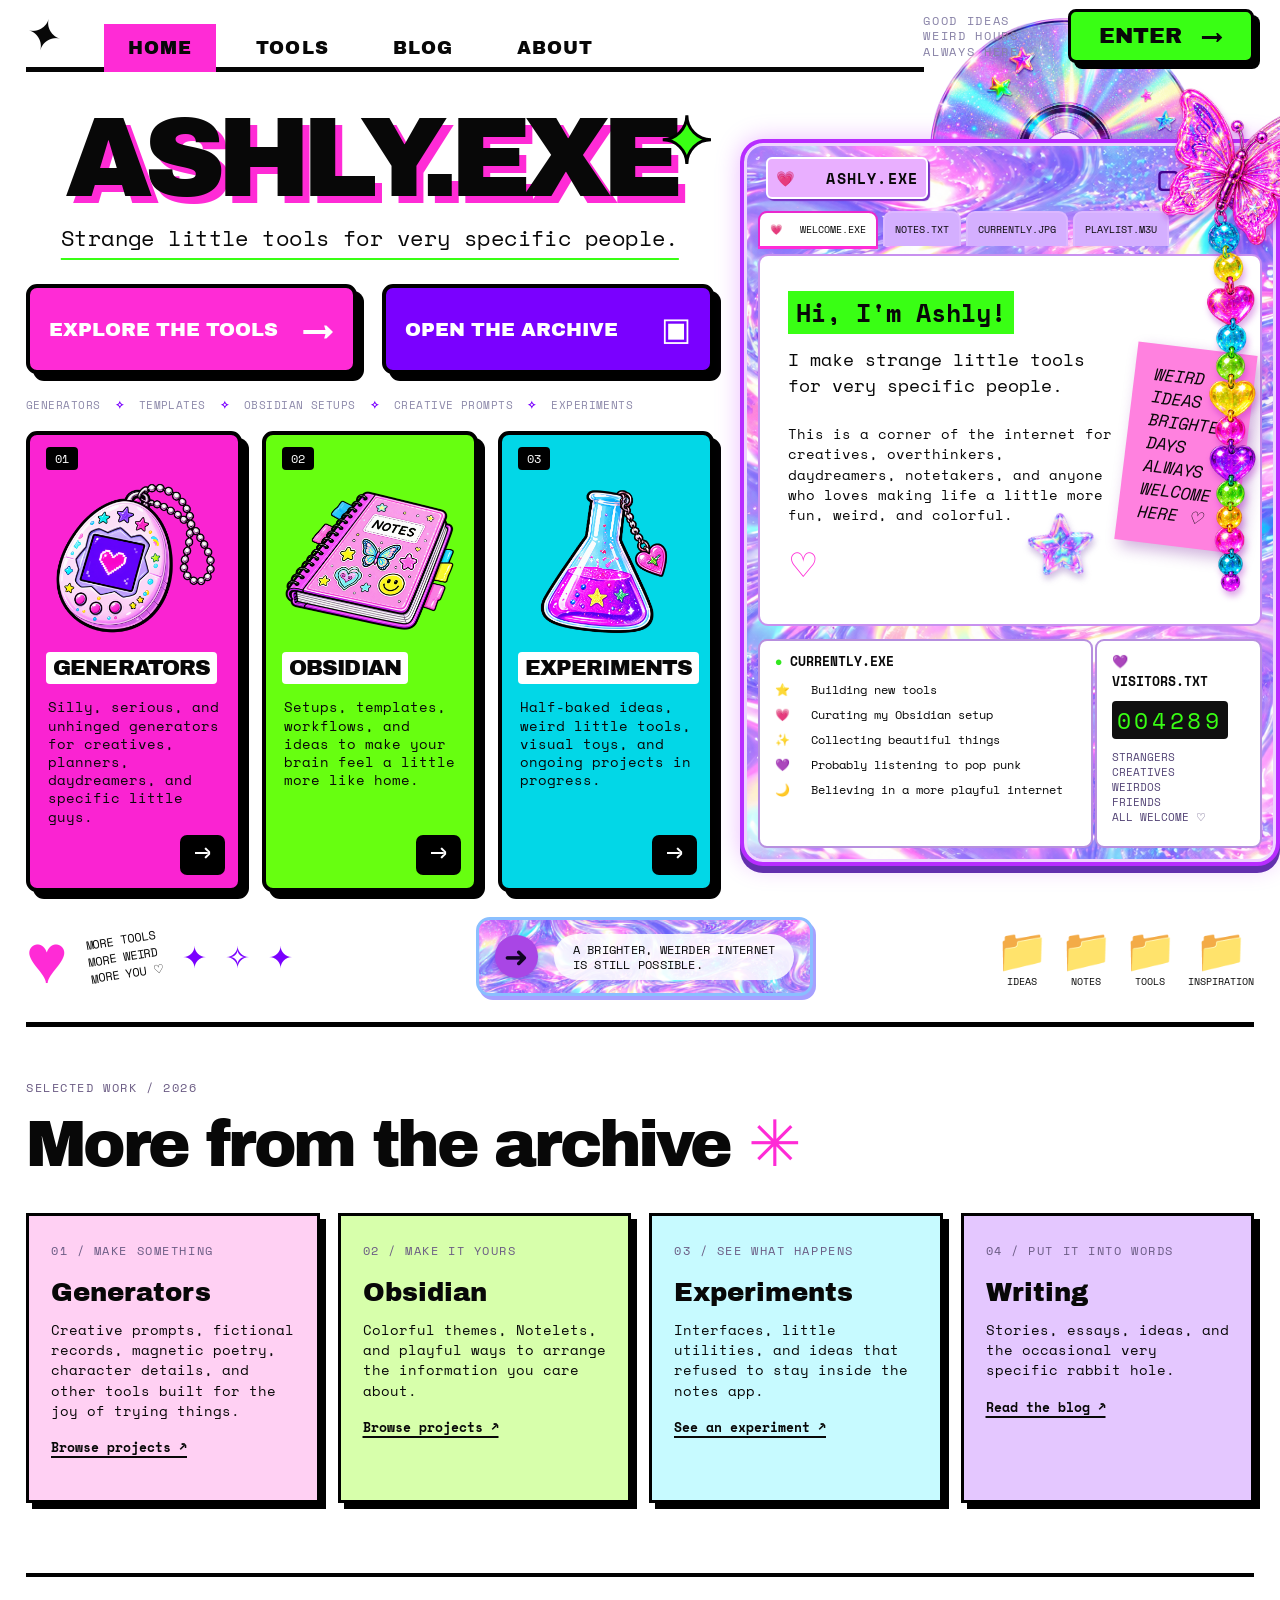
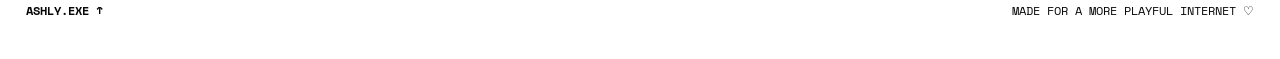
<file: index.html>
<!doctype html>
<html lang="en">
<head>
  <meta charset="utf-8"><meta name="viewport" content="width=device-width, initial-scale=1">
  <title>ASHLY.EXE — Strange little tools</title>
  <meta name="description" content="A colorful home for Ashly's generators, Obsidian projects, writing, and experiments.">
  <link rel="icon" type="image/svg+xml" href="data:image/svg+xml,%3Csvg xmlns='http://www.w3.org/2000/svg' viewBox='0 0 64 64'%3E%3Crect width='64' height='64' fill='%23ff2bd6'/%3E%3Cpath d='M32 5 38 25 59 32 38 39 32 59 25 39 5 32 25 25Z' fill='%2339ff14' stroke='%23000' stroke-width='4'/%3E%3C/svg%3E">
  <link rel="stylesheet" href="style.css">
</head>
<body>
 <div class="page" id="top">
  <header class="topbar"><a class="pixel" href="#top" aria-label="Home">✦</a><nav aria-label="Main navigation"><a class="active" href="#top">HOME</a><a href="#tools">TOOLS</a><a href="blog.html">BLOG</a><a href="#about">ABOUT</a></nav><span class="top-note">GOOD IDEAS<br>WEIRD HOURS<br>ALWAYS HERE ♡</span><a class="enter" href="#about">ENTER <span>→</span></a></header>
  <main>
   <div class="main-grid">
    <section class="left">
     <div class="hero"><img class="star-bead star-left" src="assets/star-bead.png" alt=""><span class="hero-star">✦</span><h1>ASHLY.EXE</h1><p>Strange little tools for very specific people.</p></div>
     <div class="actions"><a class="button pink" href="#tools">EXPLORE THE TOOLS <span>→</span></a><a class="button purple" href="#archive">OPEN THE ARCHIVE <span>▣</span></a></div>
     <p class="ticker">GENERATORS <b>✧</b> TEMPLATES <b>✧</b> OBSIDIAN SETUPS <b>✧</b> CREATIVE PROMPTS <b>✧</b> EXPERIMENTS</p>
     <div class="cards" id="tools">
      <a class="card magenta" href="#generators"><span class="number">01</span><img src="assets/generator-cutout.png" alt="Glittery virtual pet illustration"><strong>GENERATORS</strong><p>Silly, serious, and unhinged generators for creatives, planners, daydreamers, and specific little guys.</p><span class="card-arrow">→</span></a>
      <a class="card lime" href="#obsidian"><span class="number">02</span><img src="assets/obsidian-cutout.png" alt="Decorated notebook illustration"><strong>OBSIDIAN</strong><p>Setups, templates, workflows, and ideas to make your brain feel a little more like home.</p><span class="card-arrow">→</span></a>
      <a class="card cyan" href="#experiments"><span class="number">03</span><img src="assets/experiments-cutout.png" alt="Sparkling laboratory flask illustration"><strong>EXPERIMENTS</strong><p>Half-baked ideas, weird little tools, visual toys, and ongoing projects in progress.</p><span class="card-arrow">→</span></a>
     </div>
    </section>
    <section class="desktop" id="about" aria-label="About Ashly"><img class="disc" src="assets/cd-clean.png" alt=""><img class="butterfly-beads" src="assets/butterfly-beads.png" alt=""><div class="window"><img class="star-bead star-window" src="assets/star-bead.png" alt=""><div class="window-bar"><span>💗 &nbsp; ASHLY.EXE</span><div class="window-controls" aria-hidden="true">▢ ▢ ×</div></div><div class="tabs"><span class="selected">💗 &nbsp; WELCOME.EXE</span><span>NOTES.TXT</span><span>CURRENTLY.JPG</span><span>PLAYLIST.M3U</span></div><div class="window-body"><div class="intro"><h2>Hi, I'm Ashly!</h2><p class="lead">I make strange little tools<br>for very specific people.</p><p>This is a corner of the internet for creatives, overthinkers, daydreamers, notetakers, and anyone who loves making life a little more fun, weird, and colorful.</p><span class="heart">♡</span></div><div class="sticky">WEIRD<br>IDEAS<br>BRIGHTER<br>DAYS<br>ALWAYS<br>WELCOME<br>HERE ♡</div></div><div class="window-bottom"><div class="currently"><h3><span class="online">●</span> CURRENTLY.EXE</h3><ul><li>⭐ &nbsp; Building new tools</li><li>💗 &nbsp; Curating my Obsidian setup</li><li>✨ &nbsp; Collecting beautiful things</li><li>💜 &nbsp; Probably listening to pop punk</li><li>🌙 &nbsp; Believing in a more playful internet</li></ul></div><div class="visitors"><h3>💜 &nbsp; VISITORS.TXT</h3><div class="counter">004289</div><p>STRANGERS<br>CREATIVES<br>WEIRDOS<br>FRIENDS<br>ALL WELCOME ♡</p></div></div></div></section>
   </div>
   <div class="lower-strip"><div class="pixel-heart">♥</div><p>MORE TOOLS<br>MORE WEIRD<br>MORE YOU ♡</p><div class="sparkles">✦ ✧ ✦</div><a href="#archive" class="holo"><span class="holo-arrow" aria-hidden="true">➜</span><span class="holo-label">A BRIGHTER, WEIRDER INTERNET<br>IS STILL POSSIBLE.</span></a><div class="folder-set"><a href="#generators"><i>📁</i> IDEAS</a><a href="blog.html"><i>📁</i> NOTES</a><a href="#tools"><i>📁</i> TOOLS</a><a href="#archive"><i>📁</i> INSPIRATION</a></div></div>
   <section class="archive" id="archive"><div class="section-heading"><span>SELECTED WORK / 2026</span><h2>More from the archive <em>✳</em></h2></div><div class="archive-grid"><article id="generators"><span>01 / MAKE SOMETHING</span><h3>Generators</h3><p>Creative prompts, fictional records, magnetic poetry, character details, and other tools built for the joy of trying things.</p><a href="https://github.com/monapdx" target="_blank" rel="noopener">Browse projects ↗</a></article><article id="obsidian"><span>02 / MAKE IT YOURS</span><h3>Obsidian</h3><p>Colorful themes, Notelets, and playful ways to arrange the information you care about.</p><a href="https://github.com/monapdx" target="_blank" rel="noopener">Browse projects ↗</a></article><article id="experiments"><span>03 / SEE WHAT HAPPENS</span><h3>Experiments</h3><p>Interfaces, little utilities, and ideas that refused to stay inside the notes app.</p><a href="https://github.com/monapdx/The-Misogyny-Podcast" target="_blank" rel="noopener">See an experiment ↗</a></article><article id="writing"><span>04 / PUT IT INTO WORDS</span><h3>Writing</h3><p>Stories, essays, ideas, and the occasional very specific rabbit hole.</p><a href="blog.html">Read the blog ↗</a></article></div></section>
  </main><footer><a href="#top">ASHLY.EXE ↑</a><span>MADE FOR A MORE PLAYFUL INTERNET ♡</span></footer>
 </div>
</body>
</html>
</file>
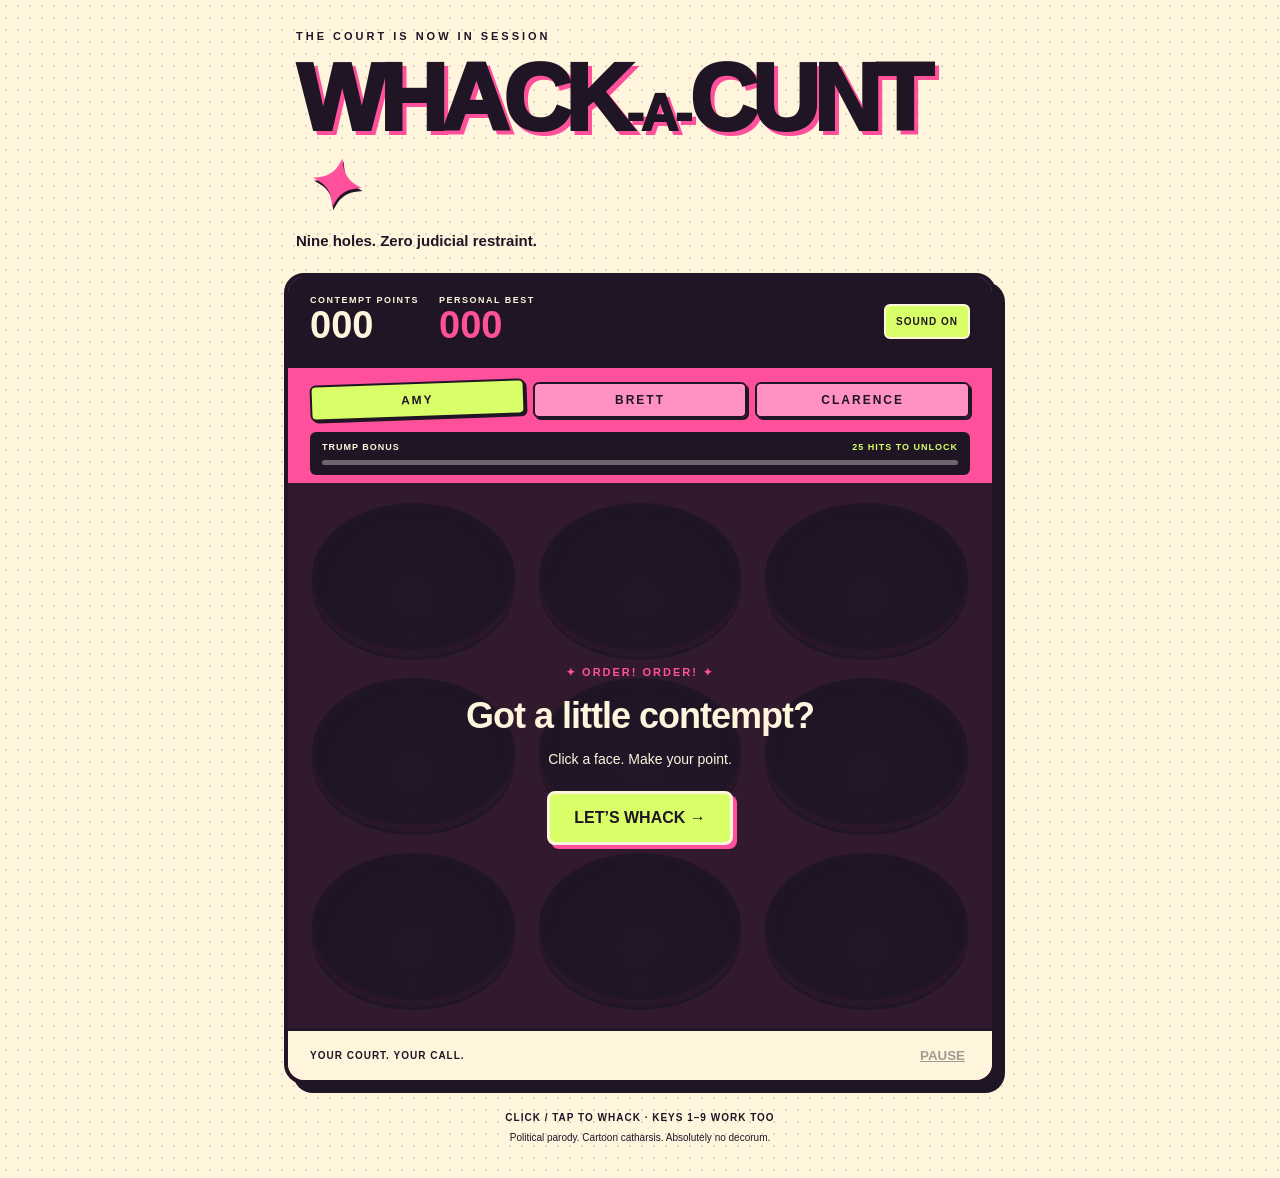
<file: Whack-a-Cunt/index.html>
<!doctype html>
<html lang="en"><head><meta charset="utf-8"><meta name="viewport" content="width=device-width, initial-scale=1"><title>Whack-a-Cunt • Contempt of Court</title><link rel="stylesheet" href="arcade.css"><script src="arcade.js" defer></script></head>
<body data-character="amy"><main><header><div class="eyebrow">THE COURT IS NOW IN SESSION</div><h1>WHACK<span>-A-</span><br>CUNT<span class="star">✦</span></h1><p class="subtitle">Nine holes. Zero judicial restraint.</p></header>
<section class="cabinet" aria-label="Arcade game"><div class="toolbar"><div class="counter"><small>CONTEMPT POINTS</small><strong id="score" aria-live="polite">000</strong></div><div class="counter best"><small>PERSONAL BEST</small><strong id="best">000</strong></div><button id="sound" aria-pressed="true">SOUND ON</button></div>
<nav aria-label="Choose a justice"><a href="index.html" data-pick="amy">Amy</a><a href="brett.html" data-pick="brett">Brett</a><a href="clarence.html" data-pick="clarence">Clarence</a></nav>
<div class="bonus-strip"><div><span id="bonus-label">TRUMP BONUS</span><strong id="bonus-value">25 HITS TO UNLOCK</strong></div><progress id="bonus-meter" max="25" value="0" aria-label="Regular hits toward the Trump bonus round"></progress></div>
<div class="arena"><div class="grid"><button class="hole" aria-label="Whack hole 1" data-key="1"><span class="mole"></span><span class="number">1</span></button><button class="hole" aria-label="Whack hole 2" data-key="2"><span class="mole"></span><span class="number">2</span></button><button class="hole" aria-label="Whack hole 3" data-key="3"><span class="mole"></span><span class="number">3</span></button><button class="hole" aria-label="Whack hole 4" data-key="4"><span class="mole"></span><span class="number">4</span></button><button class="hole" aria-label="Whack hole 5" data-key="5"><span class="mole"></span><span class="number">5</span></button><button class="hole" aria-label="Whack hole 6" data-key="6"><span class="mole"></span><span class="number">6</span></button><button class="hole" aria-label="Whack hole 7" data-key="7"><span class="mole"></span><span class="number">7</span></button><button class="hole" aria-label="Whack hole 8" data-key="8"><span class="mole"></span><span class="number">8</span></button><button class="hole" aria-label="Whack hole 9" data-key="9"><span class="mole"></span><span class="number">9</span></button></div><div id="effects" aria-hidden="true"></div><div class="curtain" id="curtain"><span class="seal">✦ ORDER! ORDER! ✦</span><h2>Got a little contempt?</h2><p>Click a face. Make your point.</p><button id="start">LET’S WHACK →</button></div></div>
<div class="footer"><span id="status" role="status">YOUR COURT. YOUR CALL.</span><button id="pause" disabled>PAUSE</button></div></section><p class="instructions">CLICK / TAP TO WHACK · KEYS 1–9 WORK TOO<br><span>Political parody. Cartoon catharsis. Absolutely no decorum.</span></p></main><div id="mallet" aria-hidden="true"></div></body></html>
</file>
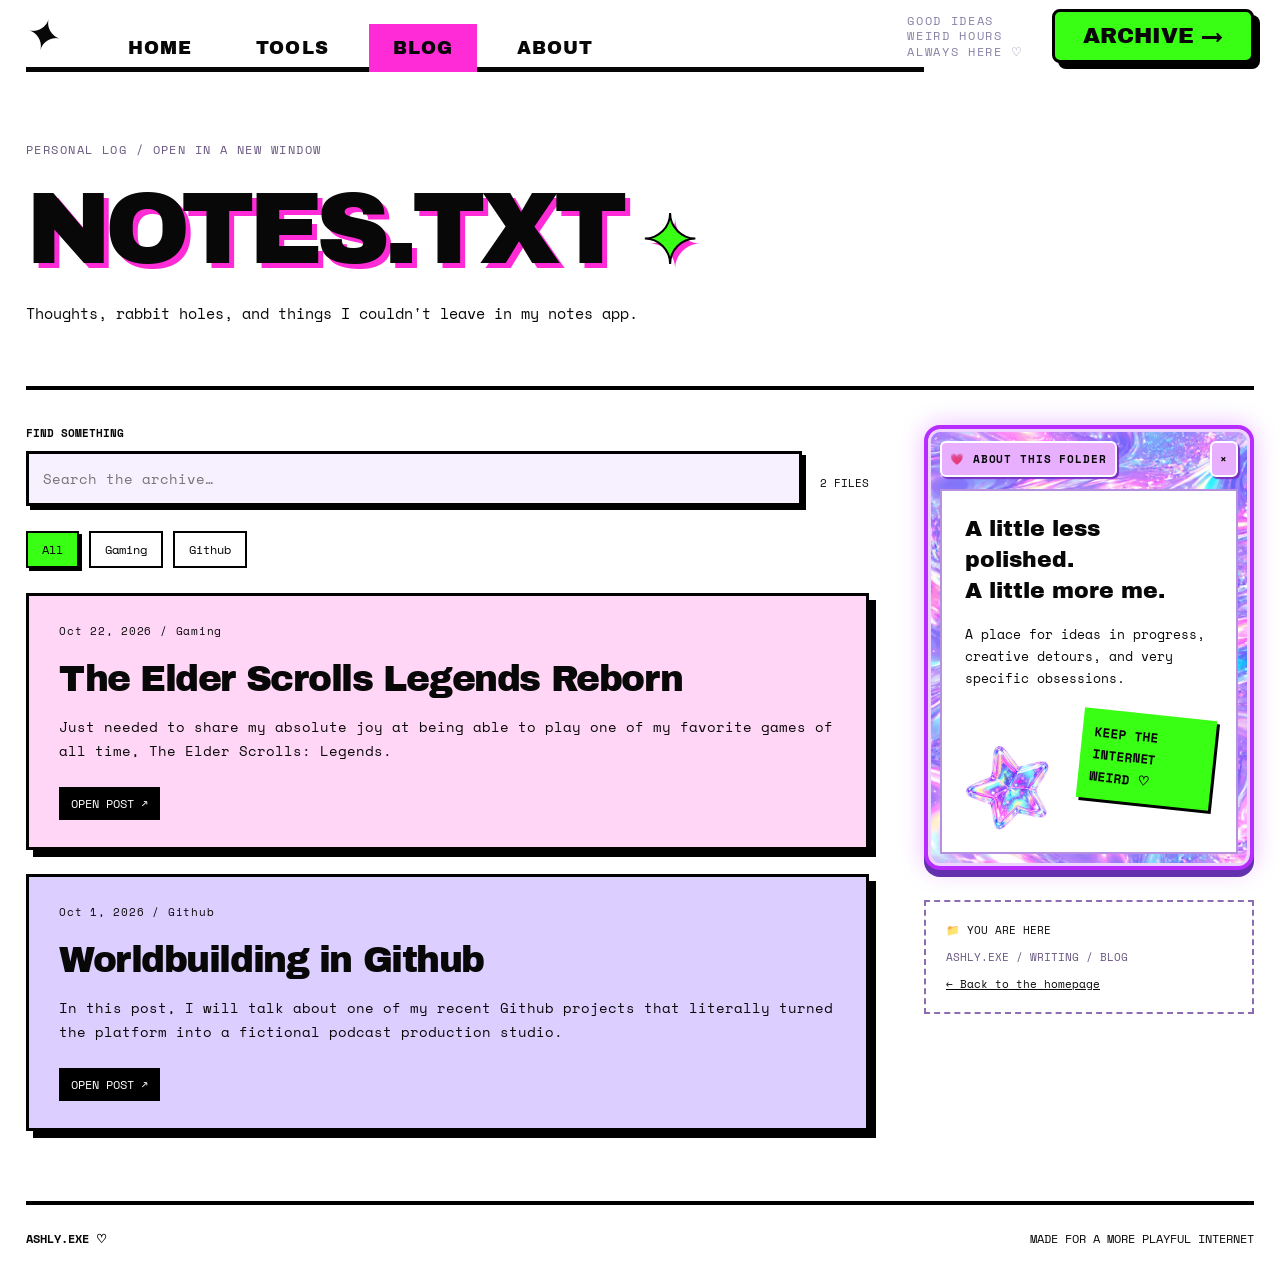
<file: blog.html>
<!doctype html><html lang="en"><head><meta charset="utf-8"><meta name="viewport" content="width=device-width,initial-scale=1"><title>Blog — ASHLY.EXE</title><link rel="stylesheet" href="style.css"><link rel="stylesheet" href="blog.css"></head><body><div class="page"><header class="topbar"><a class="pixel" href="index.html" aria-label="Home">✦</a><nav aria-label="Main navigation"><a href="index.html">HOME</a><a href="index.html#tools">TOOLS</a><a class="active" href="blog.html">BLOG</a><a href="index.html#about">ABOUT</a></nav><span class="top-note">GOOD IDEAS<br>WEIRD HOURS<br>ALWAYS HERE ♡</span><a class="enter" href="index.html#archive">ARCHIVE →</a></header><main><section class="blog-hero"><div><span class="eyebrow">PERSONAL LOG / OPEN IN A NEW WINDOW</span><h1>NOTES.TXT<span>✦</span></h1><p>Thoughts, rabbit holes, and things I couldn't leave in my notes app.</p></div></section><div class="blog-layout"><section aria-label="Blog posts"><div class="toolbar"><label for="search">FIND SOMETHING <input id="search" type="search" placeholder="Search the archive…"></label><span id="count" aria-live="polite"></span></div><div id="filters" class="filters" aria-label="Filter by category"></div><div id="posts" class="post-list"></div><p id="empty" hidden>No posts found. Try another search or category.</p><noscript>Enable JavaScript to browse posts.</noscript></section><aside><div class="window blog-note"><div class="window-bar"><span>💗 ABOUT THIS FOLDER</span><span aria-hidden="true">×</span></div><div class="note-body"><h2>A little less polished.<br>A little more me.</h2><p>A place for ideas in progress, creative detours, and very specific obsessions.</p><img src="assets/star-bead.png" alt=""><p class="note-sticker">KEEP THE<br>INTERNET<br>WEIRD ♡</p></div></div><div class="folder-note"><span>📁 YOU ARE HERE</span><p>ASHLY.EXE / WRITING / BLOG</p><a href="index.html">← Back to the homepage</a></div></aside></div></main><footer><a href="index.html">ASHLY.EXE ♡</a><span>MADE FOR A MORE PLAYFUL INTERNET</span></footer></div><script src="posts.js"></script><script src="blog.js"></script></body></html>
</file>
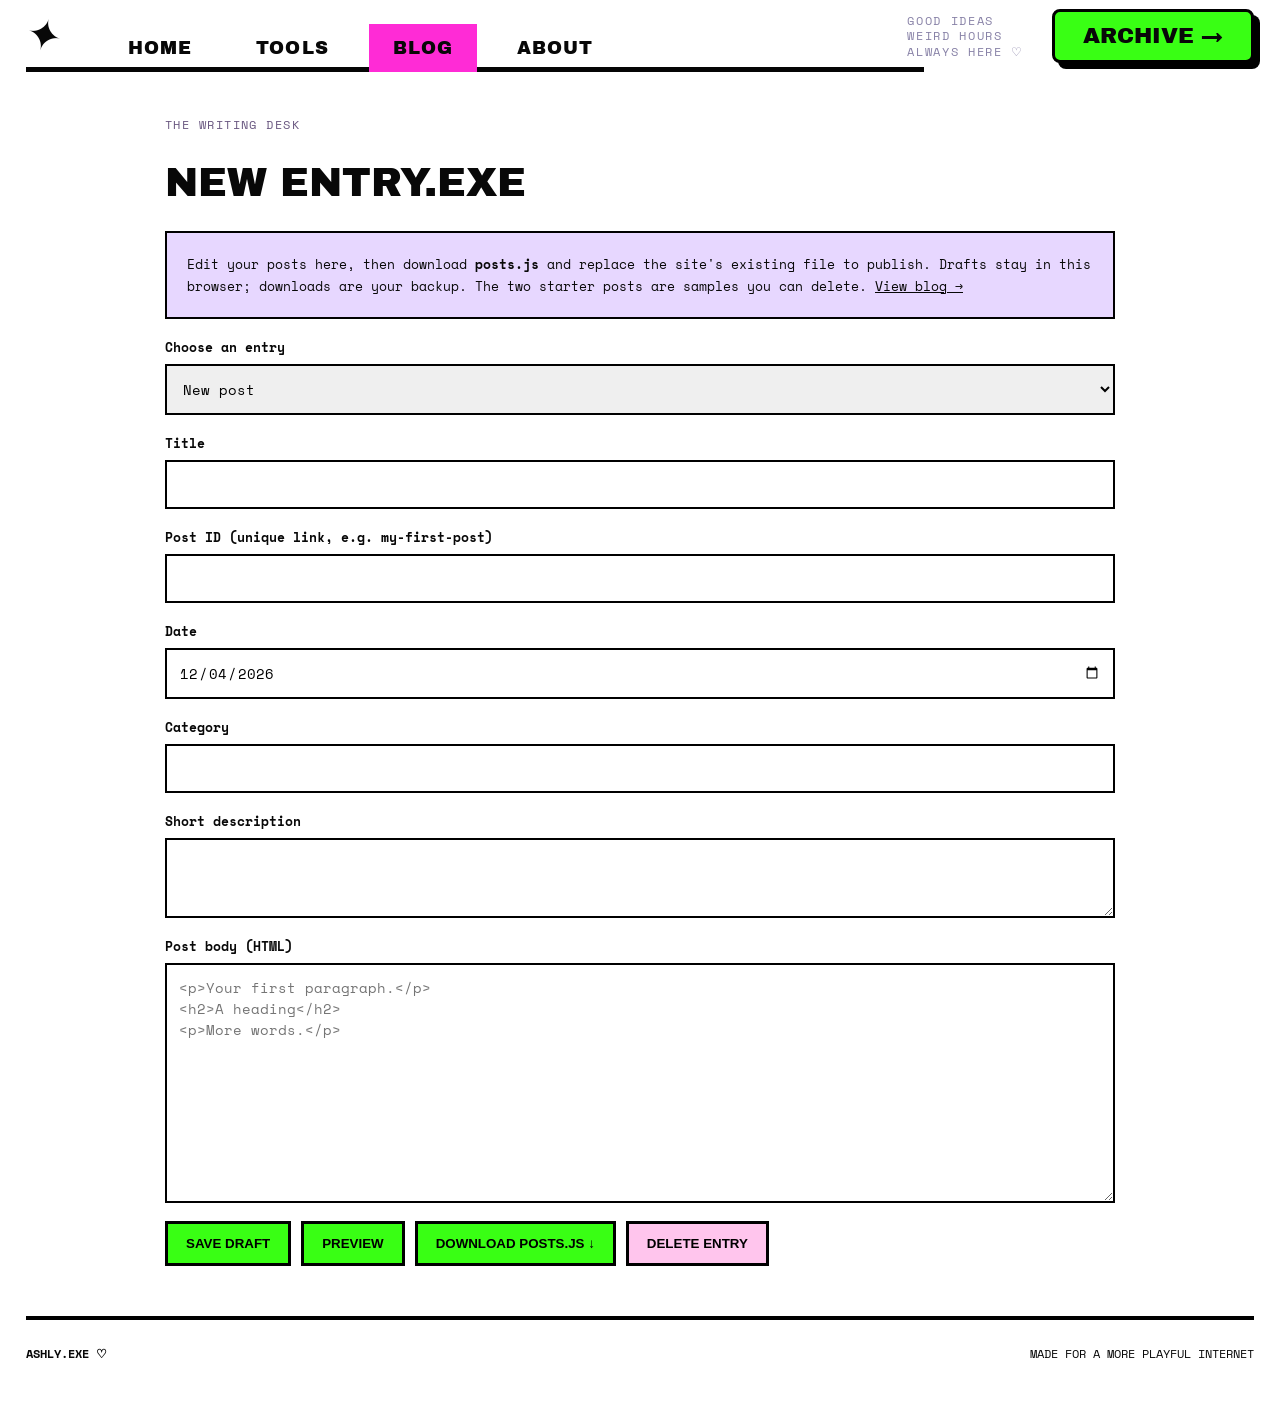
<file: writer.html>
<!doctype html><html lang="en"><head><meta charset="utf-8"><meta name="viewport" content="width=device-width,initial-scale=1"><title>Post editor — ASHLY.EXE</title><link rel="stylesheet" href="style.css"><link rel="stylesheet" href="blog.css"></head><body><div class="page"><header class="topbar"><a class="pixel" href="index.html" aria-label="Home">✦</a><nav aria-label="Main navigation"><a href="index.html">HOME</a><a href="index.html#tools">TOOLS</a><a class="active" href="blog.html">BLOG</a><a href="index.html#about">ABOUT</a></nav><span class="top-note">GOOD IDEAS<br>WEIRD HOURS<br>ALWAYS HERE ♡</span><a class="enter" href="index.html#archive">ARCHIVE →</a></header><main class="editor"><span class="eyebrow">THE WRITING DESK</span><h1>NEW ENTRY.EXE</h1><div class="editor-help">Edit your posts here, then download <strong>posts.js</strong> and replace the site's existing file to publish. Drafts stay in this browser; downloads are your backup. The two starter posts are samples you can delete. <a href="blog.html"><u>View blog →</u></a></div><label>Choose an entry<select id="entry"><option value="">New post</option></select></label><form id="form"><label>Title<input id="title" required></label><label>Post ID (unique link, e.g. my-first-post)<input id="slug" pattern="[a-z0-9]+(-[a-z0-9]+)*" required></label><label>Date<input id="date" type="date" required></label><label>Category<input id="category" required></label><label>Short description<textarea id="excerpt" style="min-height:80px" required></textarea></label><label>Post body (HTML)<textarea id="body" required placeholder="<p>Your first paragraph.</p>&#10;<h2>A heading</h2>&#10;<p>More words.</p>"></textarea></label><button type="submit">SAVE DRAFT</button><button type="button" id="preview">PREVIEW</button><button type="button" id="download">DOWNLOAD POSTS.JS ↓</button><button type="button" id="delete" class="danger">DELETE ENTRY</button><p id="status" role="status"></p></form><section id="preview-area" class="post-window" hidden><div class="article-bar">LOCAL PREVIEW</div><div class="prose" id="preview-body"></div></section></main><footer><a href="index.html">ASHLY.EXE ♡</a><span>MADE FOR A MORE PLAYFUL INTERNET</span></footer></div><script src="posts.js"></script><script src="writer.js"></script></body></html>
</file>
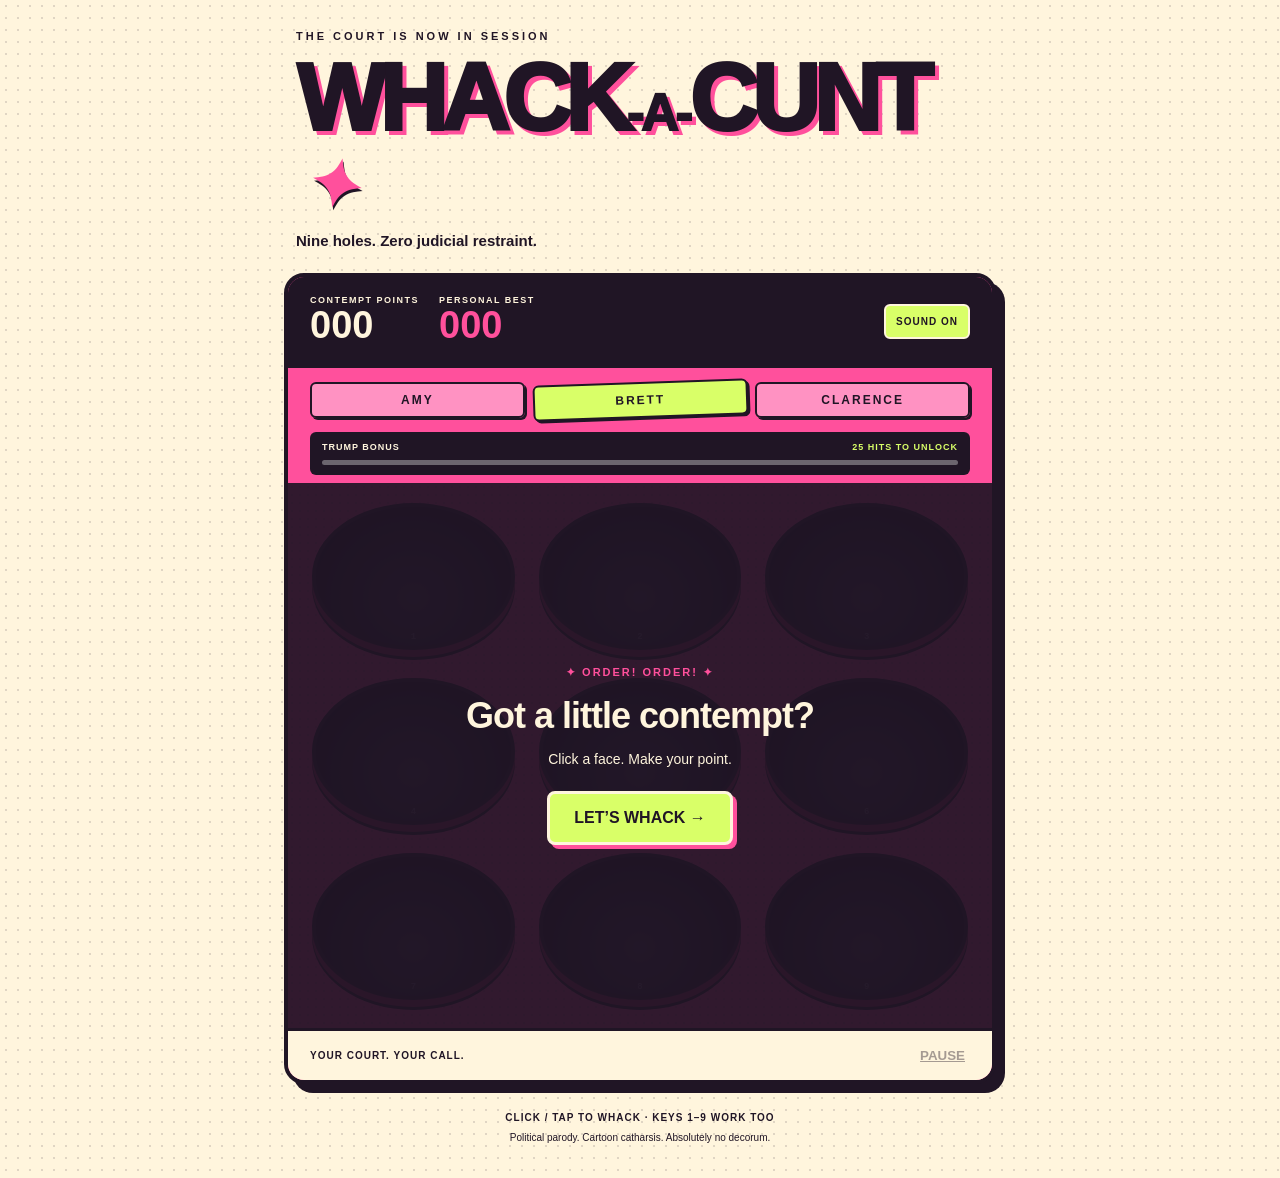
<file: Whack-a-Cunt/brett.html>
<!doctype html>
<html lang="en"><head><meta charset="utf-8"><meta name="viewport" content="width=device-width, initial-scale=1"><title>Whack-a-Cunt • Contempt of Court</title><link rel="stylesheet" href="arcade.css"><script src="arcade.js" defer></script></head>
<body data-character="brett"><main><header><div class="eyebrow">THE COURT IS NOW IN SESSION</div><h1>WHACK<span>-A-</span><br>CUNT<span class="star">✦</span></h1><p class="subtitle">Nine holes. Zero judicial restraint.</p></header>
<section class="cabinet" aria-label="Arcade game"><div class="toolbar"><div class="counter"><small>CONTEMPT POINTS</small><strong id="score" aria-live="polite">000</strong></div><div class="counter best"><small>PERSONAL BEST</small><strong id="best">000</strong></div><button id="sound" aria-pressed="true">SOUND ON</button></div>
<nav aria-label="Choose a justice"><a href="index.html" data-pick="amy">Amy</a><a href="brett.html" data-pick="brett">Brett</a><a href="clarence.html" data-pick="clarence">Clarence</a></nav>
<div class="bonus-strip"><div><span id="bonus-label">TRUMP BONUS</span><strong id="bonus-value">25 HITS TO UNLOCK</strong></div><progress id="bonus-meter" max="25" value="0" aria-label="Regular hits toward the Trump bonus round"></progress></div>
<div class="arena"><div class="grid"><button class="hole" aria-label="Whack hole 1" data-key="1"><span class="mole"></span><span class="number">1</span></button><button class="hole" aria-label="Whack hole 2" data-key="2"><span class="mole"></span><span class="number">2</span></button><button class="hole" aria-label="Whack hole 3" data-key="3"><span class="mole"></span><span class="number">3</span></button><button class="hole" aria-label="Whack hole 4" data-key="4"><span class="mole"></span><span class="number">4</span></button><button class="hole" aria-label="Whack hole 5" data-key="5"><span class="mole"></span><span class="number">5</span></button><button class="hole" aria-label="Whack hole 6" data-key="6"><span class="mole"></span><span class="number">6</span></button><button class="hole" aria-label="Whack hole 7" data-key="7"><span class="mole"></span><span class="number">7</span></button><button class="hole" aria-label="Whack hole 8" data-key="8"><span class="mole"></span><span class="number">8</span></button><button class="hole" aria-label="Whack hole 9" data-key="9"><span class="mole"></span><span class="number">9</span></button></div><div id="effects" aria-hidden="true"></div><div class="curtain" id="curtain"><span class="seal">✦ ORDER! ORDER! ✦</span><h2>Got a little contempt?</h2><p>Click a face. Make your point.</p><button id="start">LET’S WHACK →</button></div></div>
<div class="footer"><span id="status" role="status">YOUR COURT. YOUR CALL.</span><button id="pause" disabled>PAUSE</button></div></section><p class="instructions">CLICK / TAP TO WHACK · KEYS 1–9 WORK TOO<br><span>Political parody. Cartoon catharsis. Absolutely no decorum.</span></p></main><div id="mallet" aria-hidden="true"></div></body></html>
</file>
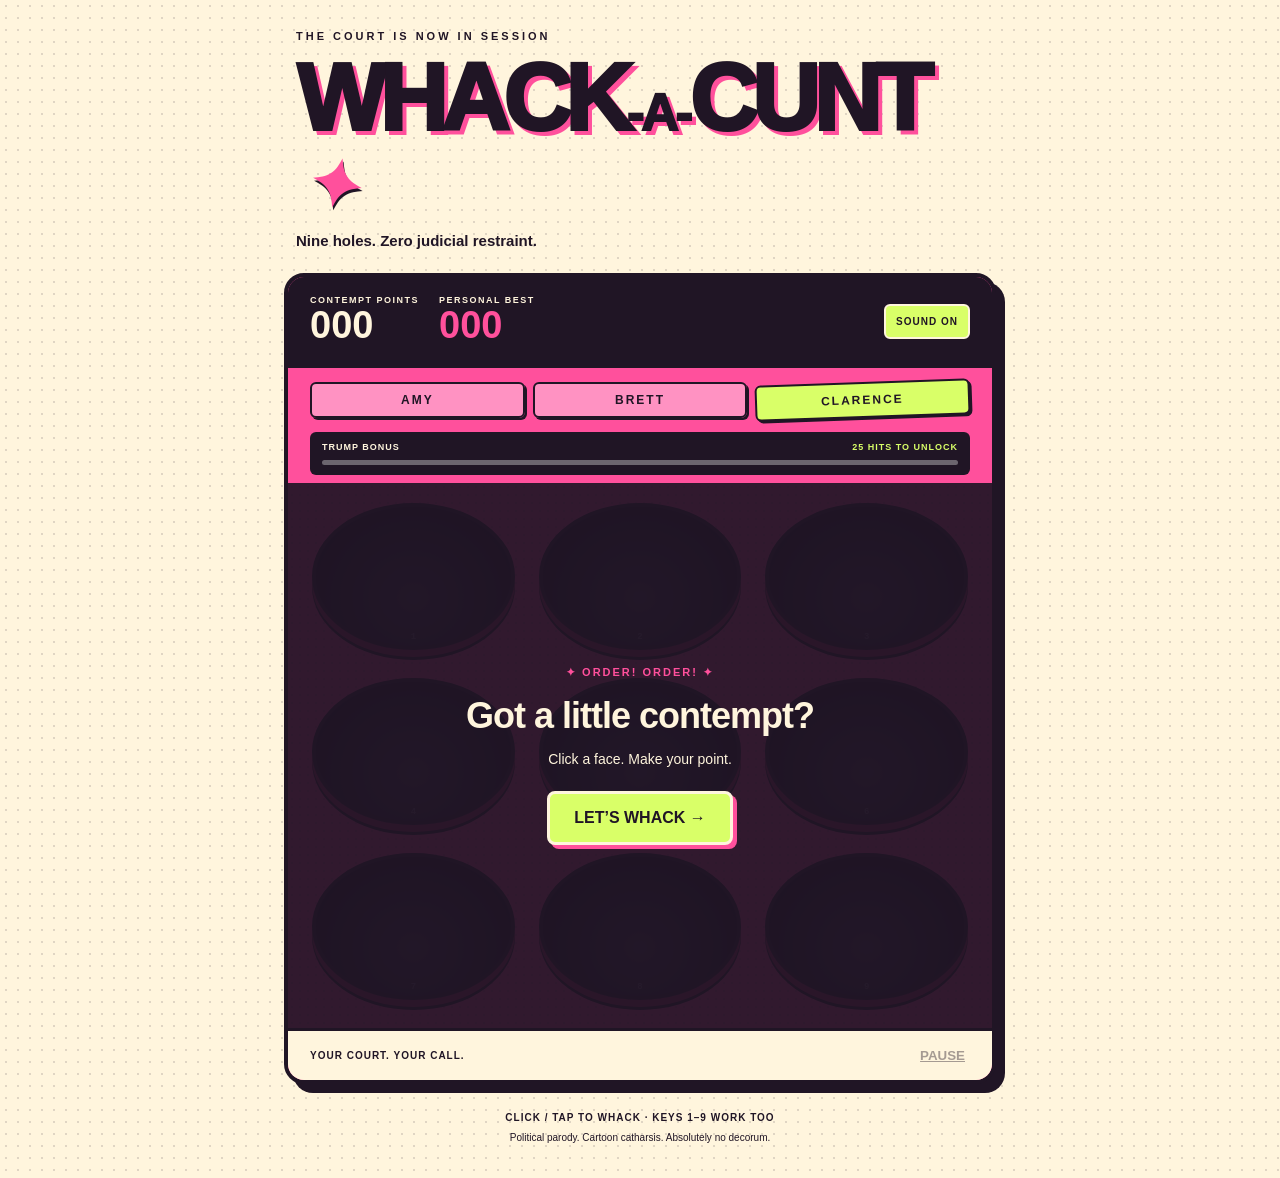
<file: Whack-a-Cunt/clarence.html>
<!doctype html>
<html lang="en"><head><meta charset="utf-8"><meta name="viewport" content="width=device-width, initial-scale=1"><title>Whack-a-Cunt • Contempt of Court</title><link rel="stylesheet" href="arcade.css"><script src="arcade.js" defer></script></head>
<body data-character="clarence"><main><header><div class="eyebrow">THE COURT IS NOW IN SESSION</div><h1>WHACK<span>-A-</span><br>CUNT<span class="star">✦</span></h1><p class="subtitle">Nine holes. Zero judicial restraint.</p></header>
<section class="cabinet" aria-label="Arcade game"><div class="toolbar"><div class="counter"><small>CONTEMPT POINTS</small><strong id="score" aria-live="polite">000</strong></div><div class="counter best"><small>PERSONAL BEST</small><strong id="best">000</strong></div><button id="sound" aria-pressed="true">SOUND ON</button></div>
<nav aria-label="Choose a justice"><a href="index.html" data-pick="amy">Amy</a><a href="brett.html" data-pick="brett">Brett</a><a href="clarence.html" data-pick="clarence">Clarence</a></nav>
<div class="bonus-strip"><div><span id="bonus-label">TRUMP BONUS</span><strong id="bonus-value">25 HITS TO UNLOCK</strong></div><progress id="bonus-meter" max="25" value="0" aria-label="Regular hits toward the Trump bonus round"></progress></div>
<div class="arena"><div class="grid"><button class="hole" aria-label="Whack hole 1" data-key="1"><span class="mole"></span><span class="number">1</span></button><button class="hole" aria-label="Whack hole 2" data-key="2"><span class="mole"></span><span class="number">2</span></button><button class="hole" aria-label="Whack hole 3" data-key="3"><span class="mole"></span><span class="number">3</span></button><button class="hole" aria-label="Whack hole 4" data-key="4"><span class="mole"></span><span class="number">4</span></button><button class="hole" aria-label="Whack hole 5" data-key="5"><span class="mole"></span><span class="number">5</span></button><button class="hole" aria-label="Whack hole 6" data-key="6"><span class="mole"></span><span class="number">6</span></button><button class="hole" aria-label="Whack hole 7" data-key="7"><span class="mole"></span><span class="number">7</span></button><button class="hole" aria-label="Whack hole 8" data-key="8"><span class="mole"></span><span class="number">8</span></button><button class="hole" aria-label="Whack hole 9" data-key="9"><span class="mole"></span><span class="number">9</span></button></div><div id="effects" aria-hidden="true"></div><div class="curtain" id="curtain"><span class="seal">✦ ORDER! ORDER! ✦</span><h2>Got a little contempt?</h2><p>Click a face. Make your point.</p><button id="start">LET’S WHACK →</button></div></div>
<div class="footer"><span id="status" role="status">YOUR COURT. YOUR CALL.</span><button id="pause" disabled>PAUSE</button></div></section><p class="instructions">CLICK / TAP TO WHACK · KEYS 1–9 WORK TOO<br><span>Political parody. Cartoon catharsis. Absolutely no decorum.</span></p></main><div id="mallet" aria-hidden="true"></div></body></html>
</file>
<file: style.css>
@import url('https://fonts.googleapis.com/css2?family=Archivo+Black&family=Space+Mono:wght@400;700&display=swap');
:root{--pink:#ff2bd6;--violet:#7a00ff;--lime:#39ff14;--cyan:#00e5ff;--ink:#080808}*{box-sizing:border-box}html{scroll-behavior:smooth}body{margin:0;background:#fff;color:var(--ink);font-family:'Space Mono',monospace;font-size:15px}.page{max-width:1600px;margin:auto;padding:0 26px}a{color:inherit;text-decoration:none}a:focus-visible{outline:4px solid var(--violet);outline-offset:4px}.topbar{height:72px;display:flex;align-items:center;gap:28px;border-bottom:5px solid #050505;position:relative;z-index:3}.pixel{font-size:43px;line-height:1;transform:rotate(15deg);width:50px}.topbar nav{height:100%;display:flex;align-items:end;gap:16px}.topbar nav a{font-family:'Archivo Black',sans-serif;letter-spacing:.06em;padding:14px 24px;font-size:18px}.topbar nav .active,.topbar nav a:hover{background:var(--pink)}.top-note{margin-left:auto;font-size:12px;letter-spacing:.14em;line-height:1.3;color:#8882a7}.enter{font:22px 'Archivo Black',sans-serif;background:var(--lime);padding:12px 28px;border:3px solid #000;border-radius:8px;box-shadow:6px 6px #000;white-space:nowrap}.enter span{padding-left:12px}.main-grid{display:grid;grid-template-columns:56% 44%;gap:26px;padding-top:32px}.left{min-width:0}.hero{position:relative;text-align:center}.hero h1{font:clamp(66px,8.8vw,154px)/.98 'Archivo Black',Impact,sans-serif;letter-spacing:-.075em;margin:0 0 5px;text-shadow:7px 7px var(--pink);white-space:nowrap}.hero p{font-size:clamp(16px,1.7vw,25px);margin:8px 0 26px;letter-spacing:.02em;text-decoration:underline;text-decoration-color:var(--lime);text-underline-offset:12px}.hero-star{position:absolute;right:0;bottom:68px;color:var(--lime);font-size:64px;-webkit-text-stroke:3px #000}.actions{display:grid;grid-template-columns:1fr 1fr;gap:25px;margin:30px 0 23px}.button{border:4px solid #000;border-radius:11px;box-shadow:7px 7px #000;color:#fff;padding:22px 19px;display:flex;align-items:center;justify-content:space-between;font:clamp(16px,1.5vw,25px) 'Archivo Black',sans-serif;white-space:nowrap;transition:transform .15s,box-shadow .15s}.button:hover,.enter:hover{transform:translate(3px,3px);box-shadow:3px 3px #000}.button span{font-size:32px}.pink{background:var(--pink)}.purple{background:var(--violet)}.ticker{font-size:11px;white-space:nowrap;overflow:hidden;color:#8d89aa;letter-spacing:.04em;margin:22px 0 18px}.ticker b{color:var(--violet);margin:0 7px}.cards{display:grid;grid-template-columns:repeat(3,minmax(0,1fr));gap:20px}.card{border:4px solid #000;box-shadow:7px 7px #000;border-radius:11px;min-height:400px;padding:12px 16px 48px;position:relative;display:flex;flex-direction:column;align-items:start;transition:transform .15s}.card:hover{transform:translateY(-5px)}.card.magenta{background:#fa23d2}.card.lime{background:#67ff10}.card.cyan{background:#02d7e7}.number{background:#000;color:#fff;padding:3px 9px;border-radius:4px;font-size:12px}.card img{height:170px;max-width:100%;object-fit:contain;align-self:center;margin:4px 0 8px;mix-blend-mode:multiply}.card strong{font:clamp(17px,1.7vw,26px) 'Archivo Black',sans-serif;background:white;padding:4px 7px;border-radius:4px;letter-spacing:-.04em}.card p{font-size:14px;line-height:1.3;margin:14px 2px}.card-arrow{position:absolute;right:13px;bottom:13px;background:#000;color:#fff;border-radius:7px;font-size:28px;width:45px;height:40px;text-align:center;line-height:35px}.desktop{position:relative;padding:35px 0 0;min-width:0}.disc{position:absolute;right:80px;top:-32px;width:345px;z-index:0}.butterfly{position:absolute;right:-22px;top:-24px;width:140px;z-index:3}.beads{position:absolute;right:-28px;top:205px;height:420px;width:45px;object-fit:cover;z-index:4}.window{position:relative;z-index:2;border:4px solid #b72cff;border-radius:23px;padding:14px;background:linear-gradient(135deg,#d870ff 0%,#ffb8f5 10%,#8a4fe4 22%,#dad0ff 40%,#bf61ee 57%,#87e7ff 80%,#eea0fa 100%);box-shadow:0 7px 0 #6330ae,0 0 0 3px #efd4ff inset,0 0 25px #b800ff44}.window-bar{display:flex;justify-content:space-between;align-items:center;padding:0 8px 12px;font-weight:bold;letter-spacing:.08em}.window-bar>span{background:#e9afff;border:2px solid white;box-shadow:2px 2px 1px #7930c6;border-radius:6px;padding:8px}.window-controls{font-size:25px;color:#440392;letter-spacing:1px}.tabs{display:flex;gap:5px;margin-bottom:8px}.tabs span{border:2px solid #dcb7ff;border-bottom:0;background:#d4afff;padding:9px 10px;border-radius:9px 9px 0 0;font-size:10px;white-space:nowrap}.tabs .selected{background:#fff;border-color:#e928ce;box-shadow:0 3px var(--pink)}.window-body{min-height:335px;position:relative;display:flex;background:#fff;border:2px solid #c891ef;border-radius:10px;padding:35px 28px}.intro{max-width:74%;z-index:1}.intro h2{font-size:25px;background:var(--lime);display:inline-block;margin:0 0 12px;padding:3px 8px}.intro .lead{font-size:18px;margin:0 0 26px}.intro p:not(.lead){line-height:1.45;font-size:14px}.heart{font-size:34px;color:var(--pink)}.sticky{background:#ff81df;box-shadow:6px 6px 15px #6e159755;transform:rotate(7deg);position:absolute;right:14px;top:92px;padding:19px 20px;font-style:italic;line-height:1.35;font-size:17px}.window-bottom{display:grid;grid-template-columns:2fr 1fr;gap:2px;margin-top:13px}.window-bottom>div{border:2px solid #b78fdf;border-radius:9px;background:#fff;min-width:0;padding:10px 15px}.window-bottom h3{font-size:13px;margin:0 0 10px}.online{color:#31e71e}.currently ul{list-style:none;padding:0;margin:0}.currently li{font-size:12px;white-space:nowrap;margin:8px 0}.counter{background:#101010;color:var(--lime);font-size:23px;letter-spacing:.16em;display:inline-block;padding:2px 5px;border-radius:4px}.visitors p{font-size:11px;line-height:1.35;color:#544576}.lower-strip{display:flex;align-items:center;gap:20px;min-height:130px}.pixel-heart{font-size:70px;color:var(--pink);line-height:1}.lower-strip>p{font-size:12px;transform:rotate(-9deg);white-space:nowrap}.sparkles{color:var(--violet);font-size:30px;white-space:nowrap}.holo{margin:auto;text-align:center;border:3px solid #8abfff;border-radius:14px;padding:18px 24px;background:linear-gradient(115deg,#b9f1ff,#f8a2ff,#fff,#95eaff,#f0b0fa);font-size:12px;min-width:300px;box-shadow:3px 4px #a6a0ff}.holo span{float:left;font-size:28px}.folder-set{display:flex;gap:12px}.folder-set a{display:flex;flex-direction:column;align-items:center;font-size:10px}.folder-set i{font-size:42px;font-style:normal;line-height:1.2}.archive{border-top:5px solid #000;padding:48px 0 70px;scroll-margin-top:20px}.section-heading>span,.archive article>span{font-size:12px;color:#6b5c84;letter-spacing:.13em}.section-heading h2{font:clamp(36px,5vw,68px) 'Archivo Black',sans-serif;letter-spacing:-.05em;margin:10px 0 32px}.section-heading em{color:var(--pink);font-style:normal}.archive-grid{display:grid;grid-template-columns:repeat(4,1fr);gap:18px}.archive article{border:3px solid #000;box-shadow:6px 6px #000;padding:22px;min-height:290px;scroll-margin-top:30px}.archive article:nth-child(1){background:#ffd0f3}.archive article:nth-child(2){background:#d7ffab}.archive article:nth-child(3){background:#c7faff}.archive article:nth-child(4){background:#e4c7ff}.archive h3{font:26px 'Archivo Black',sans-serif;margin:18px 0 10px}.archive p{font-size:14px;line-height:1.45}.archive article a{text-decoration:underline;text-decoration-thickness:2px;text-underline-offset:4px;font-weight:bold;font-size:13px}footer{border-top:4px solid #000;display:flex;justify-content:space-between;padding:25px 0 40px;font-size:12px}footer a{font-weight:bold}
@media(max-width:1200px){.main-grid{grid-template-columns:1fr}.desktop{max-width:730px;margin:30px auto}.hero h1{font-size:clamp(64px,12vw,145px)}.card strong{font-size:24px}.archive-grid{grid-template-columns:repeat(2,1fr)}.lower-strip{flex-wrap:wrap;justify-content:center}.top-note{display:none}.topbar nav{margin-right:auto}}
@media(max-width:700px){.page{padding:0 14px}.topbar{height:auto;flex-wrap:wrap;gap:5px;padding-top:8px}.pixel{width:30px;font-size:27px}.topbar nav{order:3;width:100%;justify-content:space-between;gap:0}.topbar nav a{font-size:12px;padding:12px 7px}.enter{margin-left:auto;font-size:14px;padding:8px 12px;box-shadow:3px 3px #000}.main-grid{padding-top:25px}.hero h1{font-size:clamp(42px,11vw,75px);text-shadow:4px 4px var(--pink)}.hero p{font-size:15px;line-height:1.4}.hero-star{font-size:28px;bottom:30px;right:-6px;-webkit-text-stroke:1px #000}.actions{grid-template-columns:1fr;gap:15px;margin:25px 0}.button{font-size:17px;padding:14px}.ticker{font-size:10px}.cards{grid-template-columns:1fr;gap:15px}.card{min-height:185px;padding:15px 15px 15px 135px}.card img{position:absolute;left:5px;top:24px;width:120px;height:130px}.card strong{font-size:20px}.card p{font-size:13px;max-width:95%;margin:12px 0}.card-arrow{width:35px;height:32px;font-size:23px;line-height:28px;bottom:9px;right:9px}.desktop{padding-top:40px;margin-top:10px}.disc{width:200px;right:35px;top:-20px}.butterfly{width:90px;right:-10px;top:6px}.beads{display:none}.window{padding:8px;border-radius:15px}.window-bar{font-size:11px}.tabs{overflow:hidden}.tabs span{font-size:9px;padding:7px 5px}.tabs span:nth-child(n+3){display:none}.window-body{min-height:340px;padding:20px 15px}.intro{max-width:100%}.intro h2{font-size:20px}.intro .lead{font-size:15px}.intro p:not(.lead){font-size:12px;max-width:72%}.sticky{font-size:11px;padding:10px;right:5px;top:140px}.window-bottom{grid-template-columns:1fr}.currently li{white-space:normal}.visitors{display:none}.lower-strip{gap:10px;padding:15px 0}.pixel-heart{font-size:42px}.sparkles{display:none}.holo{order:2;width:100%;min-width:0}.folder-set{width:100%;justify-content:space-around}.folder-set i{font-size:27px}.archive{padding-top:34px}.archive-grid{grid-template-columns:1fr}.archive article{min-height:0}footer{gap:20px;font-size:10px}}
.butterfly-beads{position:absolute;z-index:4;right:-28px;top:-20px;width:170px;height:650px;object-fit:fill;pointer-events:none;filter:drop-shadow(2px 5px 3px #a300c055)}
.window{background:#bd73ef url('assets/iridescent.png') center / cover}
.holo{background:#d87dff url('assets/iridescent.png') center / cover}
.disc{clip-path:circle(47% at 50% 49%)}
@media(max-width:700px){.butterfly-beads{width:90px;height:390px;right:-16px;top:7px}}
.butterfly-beads{width:340px;height:auto;right:-125px;top:-20px}
.disc{clip-path:none;width:290px;right:70px;top:-95px;pointer-events:none}
.star-bead{position:absolute;object-fit:contain;pointer-events:none;filter:drop-shadow(2px 4px 3px #7041a455)}
.star-left{width:115px;height:115px;left:-165px;top:-12px;transform:rotate(-15deg)}
.star-window{width:84px;height:84px;right:175px;top:360px;z-index:3;transform:rotate(14deg)}
@media(max-width:1200px){.star-left{left:-60px;top:-75px;width:75px;height:75px}}
@media(max-width:700px){.butterfly-beads{width:165px;height:auto;right:-59px;top:0}.disc{width:190px;right:40px;top:-38px}.star-left{width:49px;height:49px;left:-9px;top:-50px}.star-window{width:45px;height:45px;right:55px;top:355px}}
.topbar{border-bottom:0}
.topbar::after{content:"";position:absolute;left:0;bottom:0;width:calc(100% - 330px);height:5px;background:#050505;z-index:-1}
@media(max-width:700px){.topbar::after{width:100%}}
.card img{mix-blend-mode:normal}
.holo{display:flex;align-items:center;justify-content:center;gap:16px;padding:10px 16px;min-height:79px}
.holo .holo-arrow{float:none;flex:none;display:grid;place-items:center;width:43px;height:43px;border-radius:50%;background:#a946e5;color:#100421;font-size:29px;line-height:1;box-shadow:0 2px 4px #692acb88}
.holo .holo-label{display:block;background:rgba(255,255,255,.88);border-radius:999px;padding:8px 19px;text-align:left;line-height:1.25;font-size:12px;letter-spacing:.02em}
@media(max-width:700px){.holo{gap:9px;padding:10px}.holo .holo-label{padding:8px 12px;font-size:10px}.holo .holo-arrow{width:38px;height:38px;font-size:25px}}
</file>
<file: Whack-a-Cunt/arcade.css>
:root{--ink:#201525;--pink:#ff509c;--cream:#fff5dd;--lime:#d9ff68}*{box-sizing:border-box}body{margin:0;background:var(--cream);color:var(--ink);font-family:Arial,Helvetica,sans-serif;background-image:radial-gradient(#20152524 1px,transparent 1px);background-size:12px 12px}main{max-width:760px;margin:auto;padding:30px 24px 20px}header{position:relative;padding:0 12px 24px}.eyebrow{font-size:11px;letter-spacing:3px;font-weight:900}h1{font-size:clamp(56px,12vw,94px);letter-spacing:-6px;line-height:.82;margin:18px 0;text-shadow:4px 4px var(--pink);font-weight:1000}h1>span:first-child{font-size:.55em;letter-spacing:-3px}h1 br{display:none}.star{display:inline-block;color:var(--pink);font-size:.7em;text-shadow:2px 2px var(--ink);margin-left:12px;transform:rotate(12deg)}.subtitle{font-size:15px;margin:18px 0 0;font-weight:700}.cabinet{border:4px solid var(--ink);border-radius:20px;background:var(--pink);box-shadow:9px 9px 0 var(--ink);overflow:hidden}.toolbar{display:flex;gap:20px;align-items:center;padding:18px 22px;border-bottom:3px solid var(--ink);background:var(--ink);color:var(--cream)}.counter small{display:block;font-size:9px;letter-spacing:1.5px;font-weight:900}.counter strong{display:block;font-size:38px;line-height:1.1;font-variant-numeric:tabular-nums}.best strong{color:var(--pink)}button,a{-webkit-tap-highlight-color:transparent}button{font-family:inherit;font-weight:900;color:var(--ink);cursor:pointer}#sound{margin-left:auto;background:var(--lime);border:2px solid var(--cream);border-radius:6px;padding:10px;font-size:10px;letter-spacing:1px}nav{display:flex;gap:8px;padding:14px 22px}nav a{flex:1;text-align:center;text-transform:uppercase;text-decoration:none;color:var(--ink);font-size:12px;font-weight:900;letter-spacing:2px;padding:9px;border:2px solid var(--ink);border-radius:6px;background:#ffffff60;box-shadow:2px 2px var(--ink)}nav a[aria-current]{background:var(--lime);transform:rotate(-2deg)}.arena{position:relative;padding:20px 24px 28px;background-image:radial-gradient(#20152526 1.5px,transparent 1.5px);background-size:8px 8px}.grid{display:grid;grid-template-columns:repeat(3,minmax(0,1fr));gap:28px 24px}.hole{position:relative;display:block;width:100%;aspect-ratio:1.38;border-radius:50%;border:4px solid var(--ink);overflow:hidden;padding:0;background:radial-gradient(ellipse at 50% 65%,#41324a,#120c18 75%);box-shadow:0 7px 0 #aa255b,0 10px 0 var(--ink);touch-action:manipulation}.mole{position:absolute;width:75%;height:100%;left:12.5%;bottom:0;background:var(--face) center/contain no-repeat;transform:translateY(110%);transition:transform .19s cubic-bezier(.2,.9,.3,1.3);pointer-events:none;filter:drop-shadow(0 3px 1px #0008)}.active .mole{transform:translateY(8%) rotate(-4deg)}.hole:nth-child(even).active .mole{transform:translateY(8%) rotate(5deg)}.hole.hit{animation:hole-hit .25s}.hole.hit .mole{transform:translateY(40%) rotate(25deg) scale(.8);filter:brightness(1.7)}.number{position:absolute;bottom:4px;left:50%;transform:translateX(-50%);font:900 9px monospace;color:#ffffff45;pointer-events:none}.footer{display:flex;justify-content:space-between;align-items:center;gap:10px;border-top:3px solid var(--ink);padding:12px 22px;background:var(--cream);font-size:10px;letter-spacing:1px;font-weight:900}#pause{background:transparent;border:0;text-decoration:underline;padding:5px}button:disabled{opacity:.4;cursor:default}.instructions{text-align:center;font-size:10px;font-weight:900;line-height:2;letter-spacing:1px;margin-top:24px}.instructions span{font-size:10px;letter-spacing:0;font-weight:400}.curtain{position:absolute;inset:0;background:#201525eb;display:flex;flex-direction:column;justify-content:center;align-items:center;text-align:center;color:var(--cream);padding:24px;z-index:5}.curtain[hidden]{display:none}.seal{color:var(--pink);letter-spacing:2px;font-size:11px;font-weight:900}h2{font-size:clamp(24px,5vw,36px);letter-spacing:-1px;margin:16px 0 0}.curtain p{font-size:14px}.curtain button{background:var(--lime);border:3px solid var(--cream);border-radius:8px;box-shadow:4px 4px var(--pink);padding:15px 24px;font-size:16px;margin-top:10px}#effects{position:absolute;inset:0;pointer-events:none;z-index:6;overflow:visible}.burst{position:absolute;transform:translate(-50%,-50%);font-weight:1000;font-style:italic;font-size:clamp(22px,5vw,40px);color:var(--lime);text-shadow:2px 2px var(--ink),-2px -2px var(--ink),2px -2px var(--ink),-2px 2px var(--ink);animation:burst .7s both;white-space:nowrap}.spark{position:absolute;width:9px;height:9px;background:var(--lime);border:1px solid var(--ink);animation:spark .6s ease-out both}.score-pop{animation:score-pop .25s}#mallet{display:none;position:fixed;z-index:20;pointer-events:none;width:80px;height:80px;background:url('mallet.png') center/contain no-repeat;transform-origin:70% 80%;translate:-22px -22px}#mallet.swing{animation:swing .16s ease-out}@media(hover:hover) and (pointer:fine){body.playing .arena{cursor:none}body.playing .hole{cursor:none}body.playing #mallet.visible{display:block}}button:focus-visible,a:focus-visible{outline:4px solid #42ddff;outline-offset:3px}@keyframes swing{50%{transform:rotate(-45deg)}}@keyframes hole-hit{50%{scale:.94;box-shadow:0 0 0 7px var(--lime)}}@keyframes score-pop{50%{transform:scale(1.2);color:var(--lime)}}@keyframes burst{0%{opacity:0;scale:.5;rotate:-15deg}20%{opacity:1;scale:1.15}65%{opacity:1}100%{opacity:0;translate:0 -45px;rotate:8deg}}@keyframes spark{to{translate:var(--dx) var(--dy);rotate:180deg;opacity:0}}@media(max-width:500px){main{padding:24px 14px}.toolbar{padding:14px;gap:14px}.counter strong{font-size:30px}.counter small{font-size:8px;letter-spacing:.5px}.grid{gap:22px 14px}.arena{padding:18px 14px 26px}nav{padding:12px 14px}h1{letter-spacing:-4px}.star{margin-left:5px}.footer{padding:12px;font-size:9px}}@media(prefers-reduced-motion:reduce){*,*::before,*::after{animation:none!important;transition:none!important}.burst{opacity:1}#mallet{display:none!important}body.playing .hole,body.playing .arena{cursor:pointer}}
/* Contempt of Court: the gold-plated bonus round. */
.bonus-strip{background:var(--ink);color:var(--cream);margin:0 22px 8px;padding:10px 12px;border-radius:6px}.bonus-strip>div{display:flex;justify-content:space-between;gap:10px;font-size:9px;letter-spacing:1px;font-weight:900}.bonus-strip strong{color:var(--lime);text-align:right}progress{display:block;appearance:none;width:100%;height:5px;margin-top:8px;border:0;border-radius:10px;overflow:hidden;background:#ffffff30}progress::-webkit-progress-bar{background:#ffffff30}progress::-webkit-progress-value{background:var(--lime)}progress::-moz-progress-bar{background:var(--lime)}body.bonus{--pink:#ffc849;--lime:#ffeeb0;background-color:#fff0c3}body.bonus .cabinet{background:linear-gradient(120deg,#fff0a0,#e9a52b 45%,#ffdd78 65%,#e9a52b);box-shadow:9px 9px var(--ink),0 0 45px #ffbc3270}body.bonus .hole{box-shadow:0 7px 0 #ac6d19,0 10px 0 var(--ink);border-color:#412410}body.bonus .hole.active{border-color:#fff2b0}body.bonus #mallet{filter:grayscale(1) sepia(1) saturate(5) drop-shadow(0 0 5px #ffcd55)}body.bonus .curtain{background:radial-gradient(ellipse at top,#634315f5,#201525f5)}body.bonus .seal{color:#ffdf70}body.bonus #curtain h2{font-size:clamp(22px,5vw,34px);max-width:100%;line-height:1.1;color:#ffdf70}body.bonus .curtain p{max-width:360px;line-height:1.5}body.bonus nav a{opacity:.65}body.bonus nav a[aria-current]{opacity:1}body.bonus .burst{font-size:clamp(20px,4.5vw,32px);color:#ffdf70}.burst.escape{color:var(--cream);font-size:clamp(16px,3.5vw,24px)}body.urgent #bonus-value{color:#ff927a;animation:timer-warning .6s infinite alternate}body.urgent progress::-webkit-progress-value{background:#ff927a}body.urgent progress::-moz-progress-bar{background:#ff927a}@keyframes timer-warning{to{opacity:.45}}@media(max-width:500px){.bonus-strip{margin:0 14px 4px}.bonus-strip>div{font-size:8px;letter-spacing:.5px}.curtain{padding:16px}.curtain p{margin:10px 0}.curtain button{padding:12px 16px;font-size:14px}.seal{font-size:9px}}@media(prefers-reduced-motion:reduce){body.urgent #bonus-value{animation:none}}
</file>
<file: blog.css>
body{overflow-x:hidden}.blog-hero{display:flex;align-items:center;justify-content:space-between;padding:65px 0 45px;gap:20px;border-bottom:4px solid #000}.eyebrow{font-size:12px;letter-spacing:.12em;color:#695780}.blog-hero h1{font:clamp(46px,8vw,112px)/1.1 'Archivo Black',Impact,sans-serif;letter-spacing:-.06em;margin:14px 0;text-shadow:5px 5px var(--pink)}.blog-hero h1 span{color:var(--lime);font-size:.65em;margin-left:20px;-webkit-text-stroke:2px #000}.blog-hero p{max-width:660px;line-height:1.7}.blog-hero img{width:170px;transform:rotate(12deg)}.blog-layout{display:grid;grid-template-columns:minmax(0,1fr) 330px;gap:55px;padding:35px 0 70px}.toolbar{display:flex;align-items:end;gap:18px;justify-content:space-between}.toolbar label{font-size:11px;font-weight:bold;flex:1}.toolbar input{display:block;margin-top:10px;width:100%;border:3px solid #000;padding:14px;font:14px 'Space Mono',monospace;background:#f6f0ff;box-shadow:4px 4px #000}.toolbar>span{font-size:11px;white-space:nowrap;padding-bottom:15px}.filters{display:flex;flex-wrap:wrap;gap:10px;margin:25px 0}.filters button{font:12px 'Space Mono',monospace;border:2px solid #000;background:#fff;padding:8px 14px;cursor:pointer}.filters button[aria-pressed=true]{background:var(--lime);box-shadow:3px 3px #000}.post-list{display:grid;gap:24px}.post-card{position:relative;display:block;border:3px solid #000;box-shadow:7px 7px #000;padding:27px 30px;background:#ffd6f6;transition:transform .15s}.post-card:nth-child(3n+2){background:#dcceff}.post-card:nth-child(3n){background:#c9faff}.post-card:hover{transform:translate(-2px,-2px)}.post-meta{font-size:11px;letter-spacing:.07em}.post-card h2{font:clamp(24px,3vw,36px)/1.2 'Archivo Black',sans-serif;letter-spacing:-.04em;margin:19px 0 12px}.post-card p{line-height:1.7;font-size:14px}.read-more{display:inline-block;background:#000;color:#fff;padding:8px 12px;margin-top:10px;font-size:12px}.blog-note{border-radius:16px;padding:12px}.blog-note .window-bar{font-size:11px;padding:0 0 12px}.note-body{background:#fff;border:2px solid #b78fdf;padding:23px;position:relative;min-height:365px}.note-body h2{font:22px/1.4 'Archivo Black',sans-serif;margin:0 0 16px}.note-body p{font-size:13px;line-height:1.7}.note-body img{width:110px;position:absolute;bottom:10px;left:10px}.note-sticker{background:var(--lime);padding:12px;transform:rotate(6deg);margin:25px 0 10px 115px;box-shadow:3px 3px #000;font-weight:bold}.folder-note{margin-top:30px;border:2px dashed #8c6db3;padding:20px;font-size:11px}.folder-note p{overflow-wrap:anywhere;color:#695780}.folder-note a{text-decoration:underline}.reading{max-width:900px;margin:40px auto 70px}.back-link{display:inline-block;font-size:12px;margin-bottom:25px;font-weight:bold}.post-window{border:3px solid #000;box-shadow:8px 8px #000}.article-bar{background:#dfc0ff;border-bottom:3px solid #000;padding:13px 25px;font-size:12px}.article-header{padding:40px 50px 25px;background:#f9edff}.article-header time{font-size:12px}.article-header h1{font:clamp(32px,4.5vw,56px)/1.12 'Archivo Black',sans-serif;letter-spacing:-.04em}.article-header p{line-height:1.7;color:#594868}.prose{padding:25px 50px 50px;line-height:1.9;font-family:Arial,sans-serif;font-size:18px;overflow-wrap:anywhere}.prose h2,.prose h3{font-family:'Archivo Black',sans-serif;line-height:1.3;margin-top:35px}.prose a{color:#7900bb;text-decoration:underline}.prose blockquote{border-left:6px solid var(--pink);margin:30px 0;padding:15px 25px;background:#fff0fc;font-family:'Space Mono',monospace}.prose img{max-width:100%;height:auto}.prose pre{overflow:auto;background:#eee;padding:15px}.editor{max-width:950px;margin:40px auto}.editor h1{font:40px 'Archivo Black',sans-serif}.editor label{display:block;margin:18px 0;font-size:13px;font-weight:bold}.editor input,.editor textarea,.editor select{width:100%;display:block;padding:12px;border:2px solid #000;font:14px 'Space Mono',monospace;margin-top:7px}.editor textarea{min-height:240px}.editor button{padding:12px 18px;border:3px solid #000;background:var(--lime);font-weight:bold;cursor:pointer;margin:0 10px 10px 0}.editor .danger{background:#ffc5ed}.editor-help{background:#e7d7ff;border:2px solid #000;padding:20px;line-height:1.7;font-size:13px}button:focus-visible,input:focus-visible,textarea:focus-visible,select:focus-visible{outline:3px solid var(--violet);outline-offset:3px}@media(max-width:1000px){.blog-layout{grid-template-columns:minmax(0,1fr) 280px;gap:30px}.topbar nav a{padding:14px 12px;font-size:15px}}@media(max-width:700px){.blog-hero{padding:35px 0 25px}.blog-hero img{display:none}.blog-hero h1 span{margin-left:8px}.blog-layout{grid-template-columns:1fr;gap:30px;padding-top:25px}.blog-layout aside{max-width:400px}.post-card{padding:22px}.article-header,.prose{padding:25px}.toolbar{flex-wrap:wrap}.toolbar>span{padding:0}.topbar nav a{font-size:12px;padding:12px 7px}.enter{font-size:12px}.editor h1{font-size:30px}}
</file>
